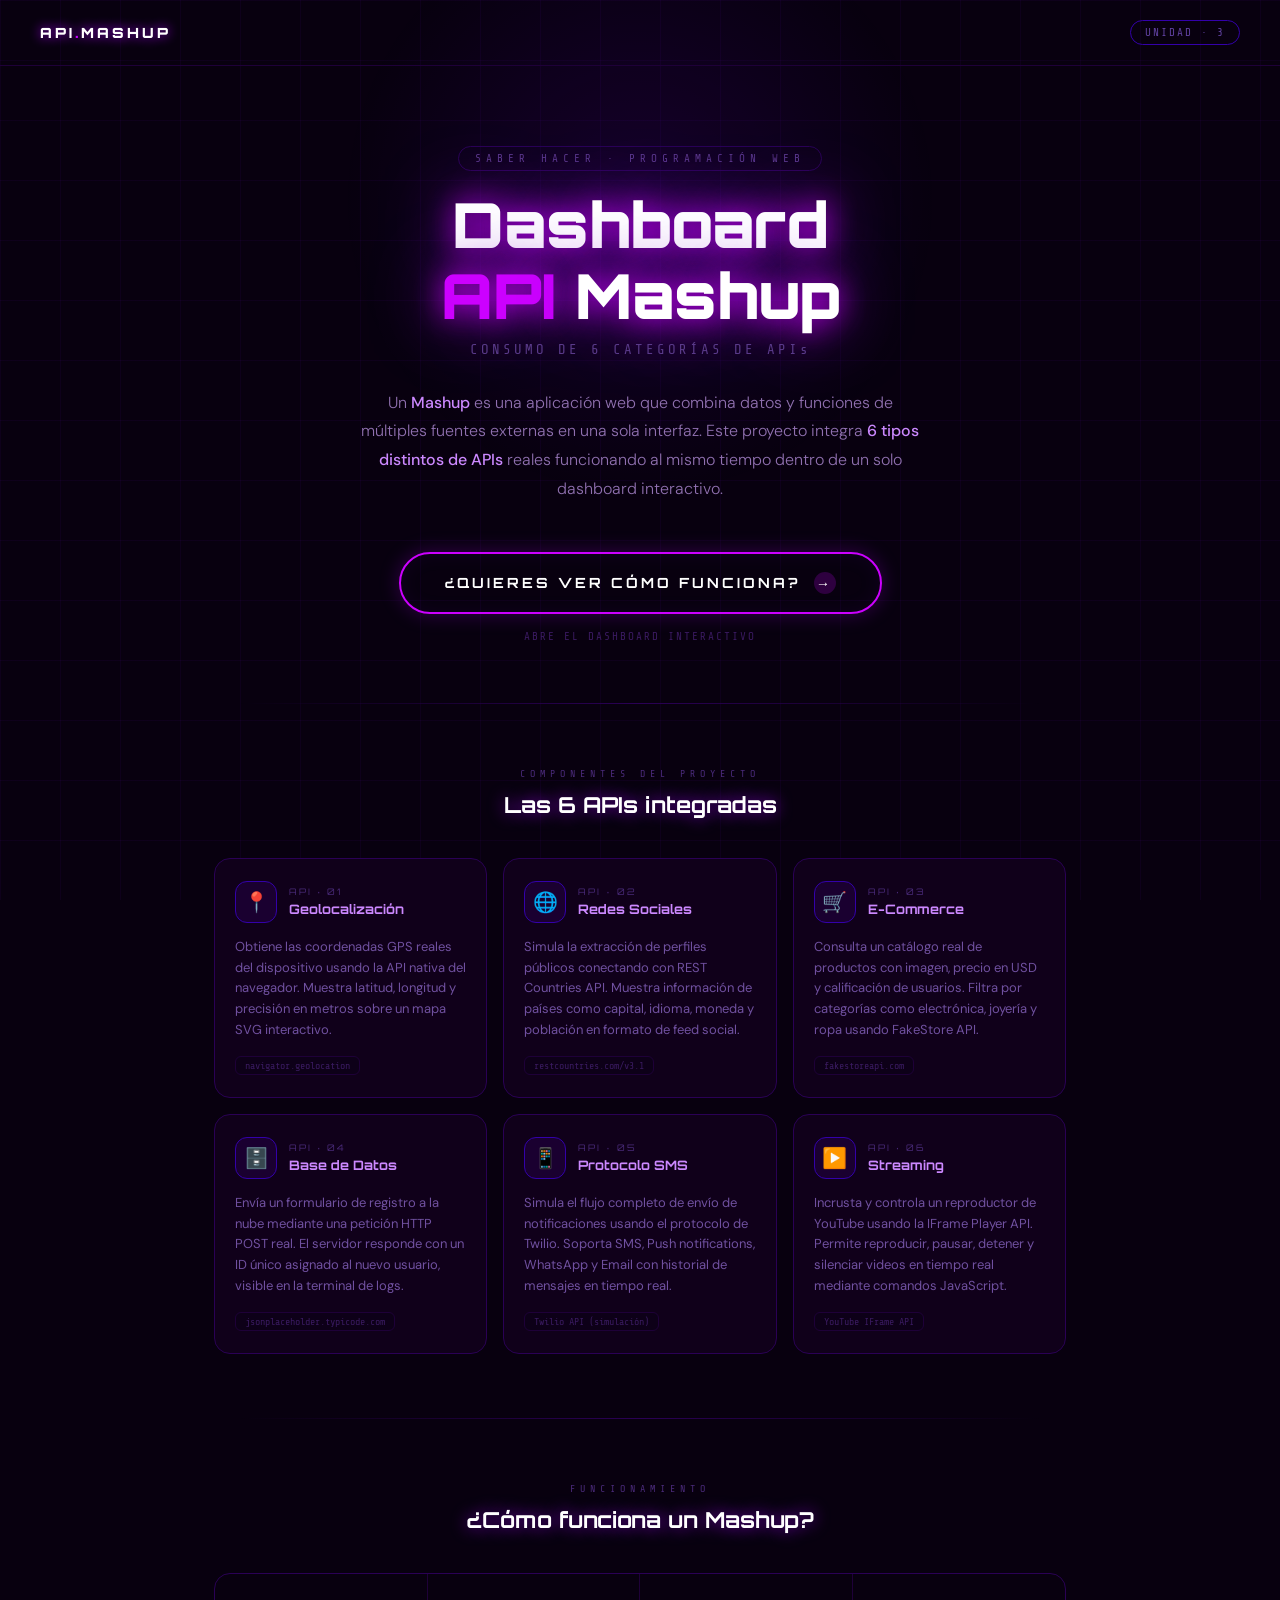
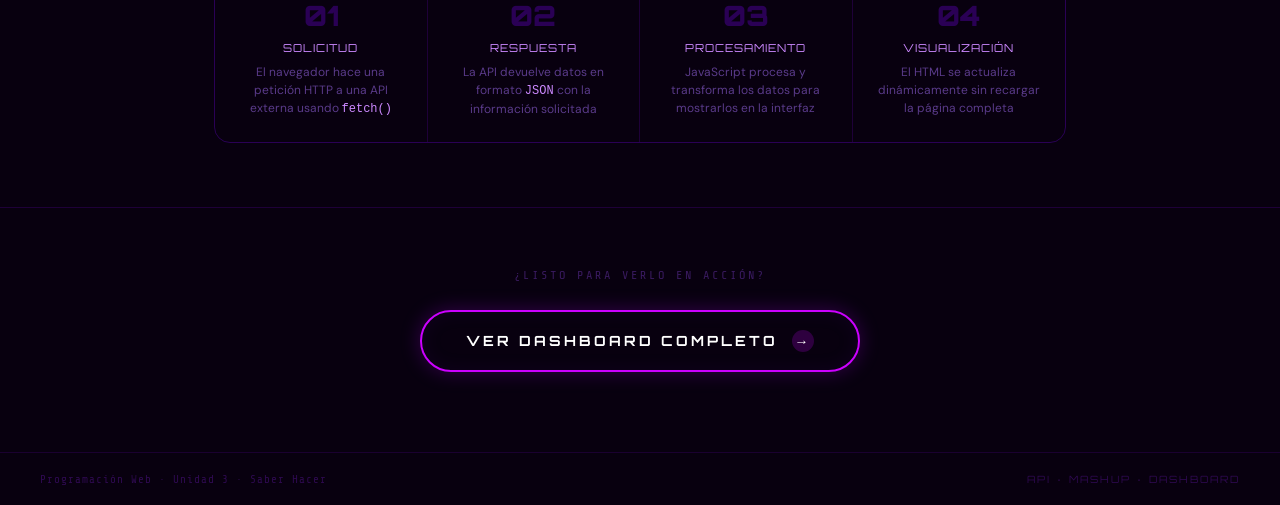
<file: index.html>
<!DOCTYPE html>
<html lang="es">
<head>
  <meta charset="UTF-8"/>
  <meta name="viewport" content="width=device-width, initial-scale=1.0"/>
  <title>API Mashup — Unidad 3</title>
    <link rel="stylesheet" href="styles/style.css"/>

</head>
<body>
<div class="bg-grid"></div>
<div class="bg-glow"></div>

<div class="page">

  <!-- HEADER -->
  <header>
    <div class="logo">API<span>.</span>MASHUP</div>
    <div class="header-badge">UNIDAD · 3</div>
  </header>

  <!-- HERO -->
  <section class="hero">
    <div class="hero-tag">SABER HACER · PROGRAMACIÓN WEB</div>
    <h1>Dashboard<br><span>API</span> Mashup</h1>
    <div class="hero-sub">CONSUMO DE 6 CATEGORÍAS DE APIs</div>
    <p class="hero-desc">
      Un <b>Mashup</b> es una aplicación web que combina datos y funciones
      de múltiples fuentes externas en una sola interfaz. Este proyecto integra
      <b>6 tipos distintos de APIs</b> reales funcionando al mismo tiempo
      dentro de un solo dashboard interactivo.
    </p>

    <div class="cta-wrap">
      <a class="cta-btn" href="dashboard.html">
        ¿QUIERES VER CÓMO FUNCIONA?
        <div class="cta-arrow">→</div>
      </a>
      <div class="cta-hint">ABRE EL DASHBOARD INTERACTIVO</div>
    </div>
  </section>

  <div class="divider"></div>

  <!-- API CARDS -->
  <section class="section">
    <div class="section-label">COMPONENTES DEL PROYECTO</div>
    <div class="section-title">Las 6 APIs integradas</div>
    <div class="apis-grid">

      <div class="api-card">
        <div class="api-card-top">
          <div class="api-icon">📍</div>
          <div>
            <div class="api-card-num">API · 01</div>
            <div class="api-card-name">Geolocalización</div>
          </div>
        </div>
        <div class="api-card-desc">
          Obtiene las coordenadas GPS reales del dispositivo usando la API nativa del navegador. Muestra latitud, longitud y precisión en metros sobre un mapa SVG interactivo.
        </div>
        <span class="api-card-tag">navigator.geolocation</span>
      </div>

      <div class="api-card">
        <div class="api-card-top">
          <div class="api-icon">🌐</div>
          <div>
            <div class="api-card-num">API · 02</div>
            <div class="api-card-name">Redes Sociales</div>
          </div>
        </div>
        <div class="api-card-desc">
          Simula la extracción de perfiles públicos conectando con REST Countries API. Muestra información de países como capital, idioma, moneda y población en formato de feed social.
        </div>
        <span class="api-card-tag">restcountries.com/v3.1</span>
      </div>

      <div class="api-card">
        <div class="api-card-top">
          <div class="api-icon">🛒</div>
          <div>
            <div class="api-card-num">API · 03</div>
            <div class="api-card-name">E-Commerce</div>
          </div>
        </div>
        <div class="api-card-desc">
          Consulta un catálogo real de productos con imagen, precio en USD y calificación de usuarios. Filtra por categorías como electrónica, joyería y ropa usando FakeStore API.
        </div>
        <span class="api-card-tag">fakestoreapi.com</span>
      </div>

      <div class="api-card">
        <div class="api-card-top">
          <div class="api-icon">🗄️</div>
          <div>
            <div class="api-card-num">API · 04</div>
            <div class="api-card-name">Base de Datos</div>
          </div>
        </div>
        <div class="api-card-desc">
          Envía un formulario de registro a la nube mediante una petición HTTP POST real. El servidor responde con un ID único asignado al nuevo usuario, visible en la terminal de logs.
        </div>
        <span class="api-card-tag">jsonplaceholder.typicode.com</span>
      </div>

      <div class="api-card">
        <div class="api-card-top">
          <div class="api-icon">📱</div>
          <div>
            <div class="api-card-num">API · 05</div>
            <div class="api-card-name">Protocolo SMS</div>
          </div>
        </div>
        <div class="api-card-desc">
          Simula el flujo completo de envío de notificaciones usando el protocolo de Twilio. Soporta SMS, Push notifications, WhatsApp y Email con historial de mensajes en tiempo real.
        </div>
        <span class="api-card-tag">Twilio API (simulación)</span>
      </div>

      <div class="api-card">
        <div class="api-card-top">
          <div class="api-icon">▶️</div>
          <div>
            <div class="api-card-num">API · 06</div>
            <div class="api-card-name">Streaming</div>
          </div>
        </div>
        <div class="api-card-desc">
          Incrusta y controla un reproductor de YouTube usando la IFrame Player API. Permite reproducir, pausar, detener y silenciar videos en tiempo real mediante comandos JavaScript.
        </div>
        <span class="api-card-tag">YouTube IFrame API</span>
      </div>

    </div>
  </section>

  <div class="divider"></div>

  <!-- HOW IT WORKS -->
  <section class="how-section" style="padding-top:64px">
    <div class="section-label">FUNCIONAMIENTO</div>
    <div class="section-title">¿Cómo funciona un Mashup?</div>
    <div class="steps">
      <div class="step">
        <div class="step-n">01</div>
        <div class="step-title">SOLICITUD</div>
        <div class="step-desc">El navegador hace una petición HTTP a una API externa usando <code style="color:#cc88ff">fetch()</code></div>
      </div>
      <div class="step">
        <div class="step-n">02</div>
        <div class="step-title">RESPUESTA</div>
        <div class="step-desc">La API devuelve datos en formato <code style="color:#cc88ff">JSON</code> con la información solicitada</div>
      </div>
      <div class="step">
        <div class="step-n">03</div>
        <div class="step-title">PROCESAMIENTO</div>
        <div class="step-desc">JavaScript procesa y transforma los datos para mostrarlos en la interfaz</div>
      </div>
      <div class="step">
        <div class="step-n">04</div>
        <div class="step-title">VISUALIZACIÓN</div>
        <div class="step-desc">El HTML se actualiza dinámicamente sin recargar la página completa</div>
      </div>
    </div>
  </section>

  <!-- FOOTER CTA -->
  <div class="footer-cta">
    <p>¿LISTO PARA VERLO EN ACCIÓN?</p>
    <a class="cta-btn" href="dashboard.html">
      VER DASHBOARD COMPLETO
      <div class="cta-arrow">→</div>
    </a>
  </div>

  <!-- FOOTER -->
  <footer>
    <div class="footer-left">Programación Web · Unidad 3 · Saber Hacer</div>
    <div class="footer-right">API · MASHUP · DASHBOARD</div>
  </footer>

</div>
</body>
</html>
</file>
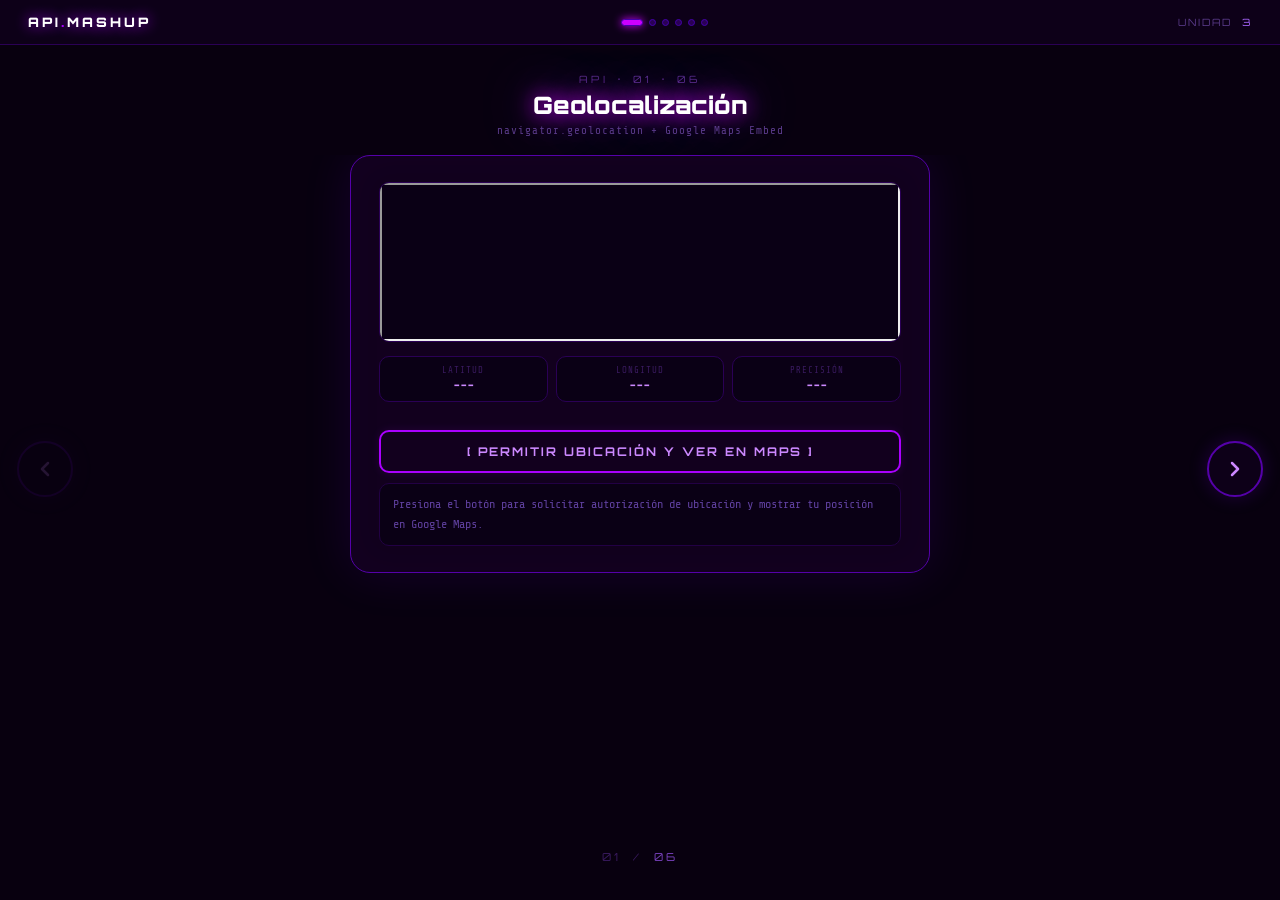
<file: dashboard.html>
<!DOCTYPE html>
<html lang="es">
<head>
  <meta charset="UTF-8" />
  <meta name="viewport" content="width=device-width, initial-scale=1.0" />
  <title>API Mashup — Unidad 3</title>
  <link rel="stylesheet" href="styles/style2.css" />
</head>
<body>

  <div class="topbar">
    <div class="logo">API<span>.</span>MASHUP</div>
    <div class="topbar-center" id="dots"></div>
    <div class="topbar-right">UNIDAD &nbsp;<span>3</span></div>
  </div>

  <div class="shop-wrap">

    <div class="arrow-side disabled" id="arr-l">
      <div class="arrow-btn" role="button" tabindex="0" aria-label="Anterior">
        <svg viewBox="0 0 24 24" aria-hidden="true">
          <polyline points="15 18 9 12 15 6"></polyline>
        </svg>
      </div>
    </div>

    <div class="carousel-area">

      <div class="api-meta">
        <div class="api-num" id="api-num">API · 01 · 06</div>
        <div class="api-title" id="api-title">Geolocalización</div>
        <div class="api-sub" id="api-sub">navigator.geolocation + Google Maps Embed</div>
      </div>

      <div class="track-outer" id="track-outer">
        <div class="track" id="track">

          <!-- Slide 1 -->
          <div class="slide">
            <div class="card">
              <div class="map-box">
                <iframe
                  id="geo-map"
                  src="https://maps.google.com/maps?q=25.4290,-100.9966&z=14&output=embed"
                  width="100%"
                  height="100%"
                  loading="lazy"
                  referrerpolicy="no-referrer-when-downgrade"
                  allowfullscreen
                  title="Mapa de geolocalización">
                </iframe>
              </div>

              <div class="coord-row">
                <div class="coord-box">
                  <div class="coord-lbl">LATITUD</div>
                  <div class="coord-val" id="lat-v">---</div>
                </div>
                <div class="coord-box">
                  <div class="coord-lbl">LONGITUD</div>
                  <div class="coord-val" id="lng-v">---</div>
                </div>
                <div class="coord-box">
                  <div class="coord-lbl">PRECISIÓN</div>
                  <div class="coord-val" id="acc-v">---</div>
                </div>
              </div>

              <button class="btn" id="btn-geo" type="button">[ PERMITIR UBICACIÓN Y VER EN MAPS ]</button>
              <div class="output" id="geo-out">
                Presiona el botón para solicitar autorización de ubicación y mostrar tu posición en Google Maps.
              </div>
            </div>
          </div>

          <!-- Slide 2 -->
          <div class="slide">
            <div class="card">
              <label>REDES SOCIALES</label>

              <div class="output">
                Accede rápidamente a distintas redes sociales desde este apartado.
              </div>

              <div class="social-box">
                <div class="social-links">

                  <a class="social-link instagram" href="https://www.instagram.com/" target="_blank" rel="noopener noreferrer">
                    <div class="social-icon">IG</div>
                    <div class="social-text">
                      <span class="social-name">INSTAGRAM</span>
                      <span class="social-sub">Abrir red social</span>
                    </div>
                  </a>

                  <a class="social-link telegram" href="https://web.telegram.org/" target="_blank" rel="noopener noreferrer">
                    <div class="social-icon">TG</div>
                    <div class="social-text">
                      <span class="social-name">TELEGRAM</span>
                      <span class="social-sub">Abrir mensajería</span>
                    </div>
                  </a>

                  <a class="social-link facebook" href="https://www.facebook.com/" target="_blank" rel="noopener noreferrer">
                    <div class="social-icon">FB</div>
                    <div class="social-text">
                      <span class="social-name">FACEBOOK</span>
                      <span class="social-sub">Abrir red social</span>
                    </div>
                  </a>

                  <a class="social-link x" href="https://x.com/" target="_blank" rel="noopener noreferrer">
                    <div class="social-icon">X</div>
                    <div class="social-text">
                      <span class="social-name">X / TWITTER</span>
                      <span class="social-sub">Abrir plataforma</span>
                    </div>
                  </a>

                </div>

                <div class="social-note">
                  SELECCIONA UNA PLATAFORMA PARA ABRIRLA EN UNA NUEVA PESTAÑA
                </div>
              </div>
            </div>
          </div>

          <!-- Slide 3 -->
          <div class="slide">
            <div class="card">
              <label for="shop-q">BUSCAR PRODUCTO REAL</label>

              <div class="search-row">
                <input id="shop-q" type="text" placeholder="Ej: laptop, iphone, audífonos..." />
                <button class="btn" id="btn-shop" type="button">BUSCAR</button>
              </div>

              <div id="shop-out" class="shop-results">
                <div class="loading">Escribe un producto y presiona BUSCAR</div>
              </div>
            </div>
          </div>

          <!-- Slide 4 -->
          <div class="slide">
            <div class="card">
              <div class="db-chips">
                <div class="db-chip">Endpoint<strong>POST /users</strong></div>
                <div class="db-chip">Host<strong>jsonplaceholder</strong></div>
                <div class="db-chip">Registros<strong id="reg-cnt">0</strong></div>
              </div>

              <label for="db-name">NOMBRE DE USUARIO</label>
              <input id="db-name" placeholder="ej: juan_perez" />

              <label for="db-email">CORREO ELECTRÓNICO</label>
              <input id="db-email" type="email" placeholder="ej: juan@email.com" />

              <label for="db-city">CIUDAD</label>
              <input id="db-city" placeholder="ej: Saltillo" />

              <div class="btn-row">
                <button class="btn" id="btn-db" type="button">[ REGISTRAR ]</button>
                <button class="btn-sec" id="btn-clear-log" type="button">LIMPIAR</button>
              </div>

              <div class="terminal" id="db-term">
                <span class="t-ok">&gt; Sistema listo...</span>
              </div>
            </div>
          </div>

          <!-- Slide 5 -->
          <div class="slide">
            <div class="card">
              <div class="sms-chips">
                <div class="sms-chip">Enviados<strong id="cnt-tot">0</strong></div>
                <div class="sms-chip">SMS<strong id="cnt-sms">0</strong></div>
                <div class="sms-chip">Push<strong id="cnt-psh">0</strong></div>
                <div class="sms-chip">Otros<strong id="cnt-oth">0</strong></div>
              </div>

              <label for="sms-to">NÚMERO DESTINO</label>
              <input id="sms-to" type="tel" placeholder="+52 844 000 0000" />

              <label for="sms-type">TIPO DE NOTIFICACIÓN</label>
              <select id="sms-type">
                <option value="SMS">📱 SMS</option>
                <option value="Push">🔔 Push notification</option>
                <option value="WhatsApp">💬 WhatsApp</option>
                <option value="Email">📧 Email</option>
              </select>

              <label for="sms-msg">MENSAJE</label>
              <textarea id="sms-msg" placeholder="Escribe tu mensaje...">Hola! Mensaje de prueba desde el Dashboard.</textarea>

              <button class="btn" id="btn-sms" type="button">[ ENVIAR NOTIFICACIÓN ]</button>
              <div id="sms-list" class="sms-list"></div>
            </div>
          </div>

          <!-- Slide 6 -->
          <div class="slide">
            <div class="card">
              <label for="yt-sel">SELECCIONA ROCK</label>
              <select id="yt-sel">
                <option value="fJ9rUzIMcZQ">Queen — Bohemian Rhapsody</option>
                <option value="eVTXPUF4Oz4">Linkin Park — Numb</option>
                <option value="YlUKcNNmywk">Red Hot Chili Peppers — Californication</option>
                <option value="hTWKbfoikeg">Nirvana — Smells Like Teen Spirit</option>
                <option value="ktvTqknDobU">Imagine Dragons — Radioactive</option>
              </select>

              <div class="vid-wrap">
                <iframe
                  id="yt-frame"
                  src="https://www.youtube.com/embed/fJ9rUzIMcZQ?rel=0&modestbranding=1"
                  title="Reproductor de música rock"
                  allow="accelerometer; autoplay; clipboard-write; encrypted-media; gyroscope; picture-in-picture"
                  allowfullscreen>
                </iframe>
              </div>

              <div class="vctrls">
                <button class="vctr" type="button" data-action="play">▶ PLAY</button>
                <button class="vctr" type="button" data-action="pause">⏸ PAUSA</button>
                <button class="vctr" type="button" data-action="reload">⏹ RECARGAR</button>
                <button class="vctr" type="button" data-action="mute">🔇 MUTE</button>
                <button class="vctr" type="button" data-action="unmute">🔊 VOL</button>
              </div>

              <div class="pl-list" id="pl-list"></div>
            </div>
          </div>

        </div>
      </div>

      <div class="counter" id="counter">01 &nbsp;/&nbsp; <span>06</span></div>
    </div>

    <div class="arrow-side" id="arr-r">
      <div class="arrow-btn" role="button" tabindex="0" aria-label="Siguiente">
        <svg viewBox="0 0 24 24" aria-hidden="true">
          <polyline points="9 18 15 12 9 6"></polyline>
        </svg>
      </div>
    </div>

  </div>

  <script>
    (() => {
      'use strict';

      const $ = (id) => document.getElementById(id);

      const elements = {
        track: $('track'),
        trackOuter: $('track-outer'),
        dots: $('dots'),
        apiNum: $('api-num'),
        apiTitle: $('api-title'),
        apiSub: $('api-sub'),
        counter: $('counter'),
        arrL: $('arr-l'),
        arrR: $('arr-r'),

        lat: $('lat-v'),
        lng: $('lng-v'),
        acc: $('acc-v'),
        geoOut: $('geo-out'),
        btnGeo: $('btn-geo'),
        geoMap: $('geo-map'),

        shopQ: $('shop-q'),
        shopOut: $('shop-out'),
        btnShop: $('btn-shop'),

        dbName: $('db-name'),
        dbEmail: $('db-email'),
        dbCity: $('db-city'),
        dbTerm: $('db-term'),
        regCnt: $('reg-cnt'),
        btnDb: $('btn-db'),
        btnClearLog: $('btn-clear-log'),

        smsTo: $('sms-to'),
        smsType: $('sms-type'),
        smsMsg: $('sms-msg'),
        smsList: $('sms-list'),
        cntTot: $('cnt-tot'),
        cntSms: $('cnt-sms'),
        cntPsh: $('cnt-psh'),
        cntOth: $('cnt-oth'),
        btnSms: $('btn-sms'),

        ytSel: $('yt-sel'),
        ytFrame: $('yt-frame'),
        plList: $('pl-list')
      };

      const carouselData = [
        ['API · 01 · 06', 'Geolocalización', 'navigator.geolocation + Google Maps Embed'],
        ['API · 02 · 06', 'Redes Sociales', 'Enlaces externos a plataformas sociales'],
        ['API · 03 · 06', 'E-Commerce', 'Búsqueda real en marketplaces'],
        ['API · 04 · 06', 'Base de Datos', 'JSONPlaceholder — POST /users en la nube'],
        ['API · 05 · 06', 'Comunicación SMS', 'Simulación Twilio — SMS / Push / WhatsApp'],
        ['API · 06 · 06', 'Streaming', 'YouTube Embed — Rock']
      ];

      const playlist = [
        { id: 'fJ9rUzIMcZQ', title: 'Queen — Bohemian Rhapsody' },
        { id: 'eVTXPUF4Oz4', title: 'Linkin Park — Numb' },
        { id: 'YlUKcNNmywk', title: 'Red Hot Chili Peppers — Californication' },
        { id: 'hTWKbfoikeg', title: 'Nirvana — Smells Like Teen Spirit' },
        { id: 'ktvTqknDobU', title: 'Imagine Dragons — Radioactive' }
      ];

      const state = {
        currentSlide: 0,
        totalSlides: carouselData.length,
        currentVideo: 0,
        currentMute: false,
        dbLogs: [],
        dbCount: 0,
        smsMessages: [],
        smsCounters: {
          total: 0,
          sms: 0,
          push: 0,
          other: 0
        }
      };

      function escapeHtml(text = '') {
        return String(text)
          .replaceAll('&', '&amp;')
          .replaceAll('<', '&lt;')
          .replaceAll('>', '&gt;')
          .replaceAll('"', '&quot;')
          .replaceAll("'", '&#39;');
      }

      function getTime() {
        const now = new Date();
        return [
          now.getHours().toString().padStart(2, '0'),
          now.getMinutes().toString().padStart(2, '0'),
          now.getSeconds().toString().padStart(2, '0')
        ].join(':');
      }

      function goToSlide(index) {
        if (index < 0 || index >= state.totalSlides) return;

        state.currentSlide = index;
        const [num, title, sub] = carouselData[index];

        elements.track.style.transform = `translateX(-${index * 100}%)`;
        elements.apiNum.textContent = num;
        elements.apiTitle.textContent = title;
        elements.apiSub.textContent = sub;
        elements.counter.innerHTML = `${String(index + 1).padStart(2, '0')} &nbsp;/&nbsp; <span>${String(state.totalSlides).padStart(2, '0')}</span>`;

        elements.arrL.classList.toggle('disabled', index === 0);
        elements.arrR.classList.toggle('disabled', index === state.totalSlides - 1);

        document.querySelectorAll('.dot').forEach((dot, i) => {
          dot.classList.toggle('active', i === index);
        });
      }

      function moveSlide(step) {
        goToSlide(state.currentSlide + step);
      }

      function buildDots() {
        elements.dots.innerHTML = '';

        carouselData.forEach((_, index) => {
          const dot = document.createElement('div');
          dot.className = index === 0 ? 'dot active' : 'dot';
          dot.addEventListener('click', () => goToSlide(index));
          elements.dots.appendChild(dot);
        });
      }

      function updateMap(lat, lng) {
        elements.geoMap.src = `https://maps.google.com/maps?q=${encodeURIComponent(lat)},${encodeURIComponent(lng)}&z=16&output=embed`;
      }

      async function checkGeoPermission() {
        if (!('permissions' in navigator) || !navigator.permissions.query) return;

        try {
          const result = await navigator.permissions.query({ name: 'geolocation' });
          if (result.state === 'granted') {
            elements.geoOut.innerHTML = '<span class="ok">✓ Permiso de ubicación ya concedido.</span>';
          } else if (result.state === 'denied') {
            elements.geoOut.innerHTML = '<span class="warn">⚠ El permiso de ubicación está bloqueado en el navegador.</span>';
          }
        } catch {}
      }

      function getGeo() {
        if (!window.isSecureContext) {
          elements.geoOut.innerHTML = '<span class="err">✗ La geolocalización real requiere HTTPS o localhost.</span>';
          return;
        }

        if (!navigator.geolocation) {
          elements.geoOut.innerHTML = '<span class="err">✗ Este navegador no soporta geolocalización.</span>';
          return;
        }

        elements.geoOut.innerHTML = '<span class="warn">⟳ Solicitando autorización de ubicación...</span>';

        navigator.geolocation.getCurrentPosition(
          (position) => {
            const lat = position.coords.latitude.toFixed(6);
            const lng = position.coords.longitude.toFixed(6);
            const acc = `${Math.round(position.coords.accuracy)} m`;

            elements.lat.textContent = lat;
            elements.lng.textContent = lng;
            elements.acc.textContent = acc;

            updateMap(lat, lng);

            elements.geoOut.innerHTML = `
              <span class="ok">✓ Permiso concedido.</span>
              Ubicación detectada correctamente.<br>
              Latitud: <b>${lat}</b> | Longitud: <b>${lng}</b> | Precisión: <b>${acc}</b>
            `;
          },
          (error) => {
            const errors = {
              1: 'Permiso denegado por el usuario.',
              2: 'La ubicación no está disponible.',
              3: 'Se agotó el tiempo de espera.'
            };

            const demoLat = '25.4290';
            const demoLng = '-100.9966';

            elements.lat.textContent = demoLat;
            elements.lng.textContent = demoLng;
            elements.acc.textContent = '~50 m';
            updateMap(demoLat, demoLng);

            elements.geoOut.innerHTML = `
              <span class="warn">⚠ ${errors[error.code] || 'Error desconocido.'}</span><br>
              Se mostró una ubicación de ejemplo: <b>Saltillo, Coahuila</b>.
            `;
          },
          {
            enableHighAccuracy: true,
            timeout: 10000,
            maximumAge: 0
          }
        );
      }

      function searchRealMarketplaces() {
        const query = elements.shopQ.value.trim();

        if (!query) {
          elements.shopOut.innerHTML = '<div class="loading"><span class="err">✗ Escribe un producto para buscar.</span></div>';
          return;
        }

        const safeQuery = escapeHtml(query);
        const encoded = encodeURIComponent(query);

        const mercadoLibreUrl = `https://listado.mercadolibre.com.mx/${encoded}`;
        const amazonUrl = `https://www.amazon.com.mx/s?k=${encoded}`;

        elements.shopOut.innerHTML = `
          <div class="shop-panel">
            <div class="shop-head">
              <div class="shop-title">BÚSQUEDA REAL DE PRODUCTO</div>
              <div class="shop-badge">LIVE SEARCH</div>
            </div>

            <div class="shop-text">
              Se preparó una búsqueda real para: <span class="shop-keyword"><b>${safeQuery}</b></span>
            </div>

            <div class="shop-links">
              <a class="shop-link ml" href="${mercadoLibreUrl}" target="_blank" rel="noopener noreferrer">
                VER EN MERCADO LIBRE
              </a>

              <a class="shop-link az" href="${amazonUrl}" target="_blank" rel="noopener noreferrer">
                VER EN AMAZON MX
              </a>
            </div>

            <div class="shop-preview">
              <strong>VISTA PREVIA DEL RESULTADO</strong>
              <div class="shop-text">
                Esta búsqueda abrirá resultados reales del marketplace usando tu palabra clave.
                Ejemplo actual: <b>${safeQuery}</b>
              </div>
            </div>

            <div class="shop-mini">
              Este módulo lanza una búsqueda real del producto en marketplaces externos.
            </div>
          </div>
        `;
      }

      function renderDbLog() {
        elements.dbTerm.innerHTML = state.dbLogs.join('<br>');
        elements.dbTerm.scrollTop = elements.dbTerm.scrollHeight;
      }

      function addDbLog(message, className) {
        state.dbLogs.push(`<span class="t-ts">[${getTime()}]</span> <span class="${className}">${escapeHtml(message)}</span>`);
        if (state.dbLogs.length > 15) state.dbLogs.shift();
        renderDbLog();
      }

      async function sendDb() {
        const name = elements.dbName.value.trim();
        const email = elements.dbEmail.value.trim();
        const city = elements.dbCity.value.trim();

        if (!name || !email) {
          addDbLog('ERROR: nombre y email requeridos.', 't-err');
          return;
        }

        addDbLog(`POST /users → ${name} <${email}>`, 't-send');

        try {
          const response = await fetch('https://jsonplaceholder.typicode.com/users', {
            method: 'POST',
            headers: { 'Content-Type': 'application/json' },
            body: JSON.stringify({
              name,
              username: name.replace(/\s+/g, '_').toLowerCase(),
              email,
              address: { city: city || 'N/A' }
            })
          });

          const data = await response.json();

          if (!response.ok) throw new Error('Error al registrar');

          state.dbCount += 1;
          elements.regCnt.textContent = state.dbCount;

          addDbLog(`HTTP 201 Created ✓ — ID: #${data.id}`, 't-ok');
          addDbLog(`Ciudad: ${city || 'no especificada'}`, 't-ok');
        } catch {
          addDbLog('ERROR: fallo de conexión.', 't-err');
        }
      }

      function clearLog() {
        state.dbLogs = ['<span class="t-ok">&gt; Log limpiado.</span>'];
        renderDbLog();
      }

      function renderSmsList() {
        const icons = {
          SMS: '📱',
          Push: '🔔',
          WhatsApp: '💬',
          Email: '📧'
        };

        elements.smsList.innerHTML = state.smsMessages.map((item) => `
          <div class="sms-item">
            <div class="sms-head">
              <span class="sms-to">${escapeHtml(item.to)}</span>
              <span class="sms-ts">${escapeHtml(item.time)} ✓</span>
            </div>
            <div class="sms-tp">${icons[item.type] || '📨'} ${escapeHtml(item.type)}</div>
            <div class="sms-body">${escapeHtml(item.message)}</div>
          </div>
        `).join('');
      }

      function renderSmsCounters() {
        elements.cntTot.textContent = state.smsCounters.total;
        elements.cntSms.textContent = state.smsCounters.sms;
        elements.cntPsh.textContent = state.smsCounters.push;
        elements.cntOth.textContent = state.smsCounters.other;
      }

      function sendSMS() {
        const to = elements.smsTo.value.trim();
        const type = elements.smsType.value;
        const message = elements.smsMsg.value.trim();

        if (!to || !message) {
          alert('Completa el número y mensaje.');
          return;
        }

        const now = new Date();
        const time = `${String(now.getHours()).padStart(2, '0')}:${String(now.getMinutes()).padStart(2, '0')}`;

        state.smsMessages.unshift({
          to,
          type,
          message: message.length > 70 ? `${message.slice(0, 70)}...` : message,
          time
        });

        if (state.smsMessages.length > 4) state.smsMessages.pop();

        state.smsCounters.total += 1;

        if (type === 'SMS') {
          state.smsCounters.sms += 1;
        } else if (type === 'Push') {
          state.smsCounters.push += 1;
        } else {
          state.smsCounters.other += 1;
        }

        renderSmsCounters();
        renderSmsList();
        elements.smsMsg.value = '';
      }

      function renderPlaylist() {
        elements.plList.innerHTML = playlist.map((video, index) => {
          const isActive = index === state.currentVideo;

          return `
            <div class="pl-item${isActive ? ' active' : ''}" data-index="${index}">
              <span class="pl-n">${String(index + 1).padStart(2, '0')}</span>
              <span class="pl-t">${escapeHtml(video.title)}</span>
              ${isActive ? '<span class="pl-live">▶</span>' : ''}
            </div>
          `;
        }).join('');
      }

      function buildVideoUrl(videoId, options = {}) {
        const params = new URLSearchParams({
          rel: '0',
          modestbranding: '1'
        });

        if (options.autoplay) params.set('autoplay', '1');
        if (options.mute) params.set('mute', '1');

        return `https://www.youtube.com/embed/${videoId}?${params.toString()}`;
      }

      function setVideo(index, autoplay = false) {
        if (index < 0 || index >= playlist.length) return;

        state.currentVideo = index;
        elements.ytSel.selectedIndex = index;
        elements.ytFrame.src = buildVideoUrl(playlist[index].id, {
          autoplay,
          mute: state.currentMute
        });

        renderPlaylist();
      }

      function handleVideoAction(action) {
        const currentId = playlist[state.currentVideo].id;

        switch (action) {
          case 'play':
            elements.ytFrame.src = buildVideoUrl(currentId, {
              autoplay: true,
              mute: state.currentMute
            });
            break;
          case 'pause':
            elements.ytFrame.src = buildVideoUrl(currentId, {
              autoplay: false,
              mute: state.currentMute
            });
            break;
          case 'reload':
            elements.ytFrame.src = buildVideoUrl(currentId, {
              autoplay: false,
              mute: state.currentMute
            });
            break;
          case 'mute':
            state.currentMute = true;
            elements.ytFrame.src = buildVideoUrl(currentId, {
              autoplay: true,
              mute: true
            });
            break;
          case 'unmute':
            state.currentMute = false;
            elements.ytFrame.src = buildVideoUrl(currentId, {
              autoplay: true,
              mute: false
            });
            break;
        }
      }

      function bindCarouselEvents() {
        elements.arrL.addEventListener('click', () => moveSlide(-1));
        elements.arrR.addEventListener('click', () => moveSlide(1));

        document.addEventListener('keydown', (event) => {
          if (event.key === 'ArrowLeft') moveSlide(-1);
          if (event.key === 'ArrowRight') moveSlide(1);
        });

        let touchStartX = 0;

        elements.trackOuter.addEventListener('touchstart', (event) => {
          touchStartX = event.touches[0].clientX;
        }, { passive: true });

        elements.trackOuter.addEventListener('touchend', (event) => {
          const diffX = event.changedTouches[0].clientX - touchStartX;
          if (Math.abs(diffX) > 50) moveSlide(diffX < 0 ? 1 : -1);
        }, { passive: true });
      }

      function bindEvents() {
        elements.btnGeo.addEventListener('click', getGeo);
        elements.btnShop.addEventListener('click', searchRealMarketplaces);
        elements.btnDb.addEventListener('click', sendDb);
        elements.btnClearLog.addEventListener('click', clearLog);
        elements.btnSms.addEventListener('click', sendSMS);

        elements.shopQ.addEventListener('keydown', (event) => {
          if (event.key === 'Enter') searchRealMarketplaces();
        });

        elements.ytSel.addEventListener('change', () => {
          setVideo(elements.ytSel.selectedIndex);
        });

        document.querySelectorAll('.vctr').forEach((button) => {
          button.addEventListener('click', () => {
            handleVideoAction(button.dataset.action);
          });
        });

        elements.plList.addEventListener('click', (event) => {
          const item = event.target.closest('.pl-item');
          if (!item) return;
          const index = Number(item.dataset.index);
          setVideo(index, true);
        });
      }

      function init() {
        buildDots();
        bindCarouselEvents();
        bindEvents();
        goToSlide(0);
        renderPlaylist();
        renderSmsCounters();
        checkGeoPermission();
      }

      init();
    })();
  </script>
</body>
</html>
</file>
<file: styles/style.css>
@import url('https://fonts.googleapis.com/css2?family=Orbitron:wght@400;700;900&family=Share+Tech+Mono&family=DM+Sans:wght@300;400;500&display=swap');

    * { box-sizing: border-box; margin: 0; padding: 0; }

    body {
      font-family: 'DM Sans', sans-serif;
      background: #08000f;
      color: #e0d0ff;
      min-height: 100vh;
      overflow-x: hidden;
    }

    /* ── FONDO ANIMADO ── */
    .bg-grid {
      position: fixed;
      inset: 0;
      background-image:
        linear-gradient(rgba(100,0,200,0.07) 1px, transparent 1px),
        linear-gradient(90deg, rgba(100,0,200,0.07) 1px, transparent 1px);
      background-size: 60px 60px;
      z-index: 0;
      pointer-events: none;
    }
    .bg-glow {
      position: fixed;
      width: 600px; height: 600px;
      border-radius: 50%;
      background: radial-gradient(circle, rgba(120,0,255,0.12) 0%, transparent 70%);
      top: -100px; left: 50%;
      transform: translateX(-50%);
      z-index: 0;
      pointer-events: none;
      animation: pulse 4s ease-in-out infinite;
    }
    @keyframes pulse {
      0%,100% { opacity: 0.6; transform: translateX(-50%) scale(1); }
      50%      { opacity: 1;   transform: translateX(-50%) scale(1.1); }
    }

    /* ── LAYOUT ── */
    .page { position: relative; z-index: 1; }

    /* ── HEADER ── */
    header {
      display: flex;
      align-items: center;
      justify-content: space-between;
      padding: 20px 40px;
      border-bottom: 1px solid #1e0038;
    }
    .logo {
      font-family: 'Orbitron', monospace;
      font-size: 14px;
      font-weight: 900;
      color: #fff;
      text-shadow: 0 0 12px #aa00ff;
      letter-spacing: 3px;
    }
    .logo span { color: #cc00ff; }
    .header-badge {
      font-family: 'Share Tech Mono', monospace;
      font-size: 11px;
      padding: 5px 14px;
      border: 1px solid #3300aa;
      border-radius: 20px;
      color: #6040a0;
      letter-spacing: 2px;
    }

    /* ── HERO ── */
    .hero {
      text-align: center;
      padding: 80px 24px 60px;
    }
    .hero-tag {
      font-family: 'Share Tech Mono', monospace;
      font-size: 11px;
      letter-spacing: 5px;
      color: #5a3a8a;
      margin-bottom: 18px;
      display: inline-block;
      border: 1px solid #2a0055;
      padding: 5px 16px;
      border-radius: 20px;
    }
    .hero h1 {
      font-family: 'Orbitron', monospace;
      font-size: clamp(32px, 6vw, 62px);
      font-weight: 900;
      color: #fff;
      text-shadow: 0 0 30px #cc00ff, 0 0 70px #7700bb;
      line-height: 1.15;
      margin-bottom: 10px;
    }
    .hero h1 span { color: #cc00ff; }
    .hero-sub {
      font-family: 'Share Tech Mono', monospace;
      font-size: 14px;
      color: #5a3a8a;
      letter-spacing: 3px;
      margin-bottom: 32px;
    }
    .hero-desc {
      font-size: 16px;
      color: #9070b0;
      line-height: 1.8;
      max-width: 560px;
      margin: 0 auto 48px;
      font-weight: 300;
    }
    .hero-desc b { color: #cc88ff; font-weight: 500; }

    /* ── CTA BUTTON ── */
    .cta-wrap {
      display: flex;
      flex-direction: column;
      align-items: center;
      gap: 16px;
    }
    .cta-btn {
      display: inline-flex;
      align-items: center;
      gap: 14px;
      padding: 18px 44px;
      font-family: 'Orbitron', monospace;
      font-size: 14px;
      font-weight: 700;
      letter-spacing: 3px;
      color: #fff;
      background: transparent;
      border: 2px solid #cc00ff;
      border-radius: 60px;
      cursor: pointer;
      text-decoration: none;
      transition: all 0.25s;
      box-shadow: 0 0 20px rgba(180,0,255,0.25), inset 0 0 20px rgba(120,0,200,0.08);
      position: relative;
      overflow: hidden;
    }
    .cta-btn::before {
      content: '';
      position: absolute;
      inset: 0;
      background: linear-gradient(135deg, rgba(150,0,255,0.15), rgba(60,0,150,0.08));
      opacity: 0;
      transition: opacity 0.25s;
    }
    .cta-btn:hover::before { opacity: 1; }
    .cta-btn:hover {
      box-shadow: 0 0 40px rgba(200,0,255,0.55), inset 0 0 30px rgba(120,0,200,0.15);
      transform: translateY(-2px);
    }
    .cta-btn:active { transform: translateY(0) scale(0.98); }
    .cta-arrow {
      width: 22px; height: 22px;
      background: rgba(200,0,255,0.2);
      border-radius: 50%;
      display: flex; align-items: center; justify-content: center;
      font-size: 14px;
      transition: transform 0.2s;
    }
    .cta-btn:hover .cta-arrow { transform: translateX(4px); }
    .cta-hint {
      font-family: 'Share Tech Mono', monospace;
      font-size: 11px;
      color: #3a1a60;
      letter-spacing: 2px;
    }

    /* ── DIVIDER ── */
    .divider {
      width: 100%;
      height: 1px;
      background: linear-gradient(90deg, transparent, #2a0055, transparent);
      margin: 0 auto;
      max-width: 800px;
    }

    /* ── API CARDS GRID ── */
    .section {
      padding: 64px 24px;
      max-width: 900px;
      margin: 0 auto;
    }
    .section-label {
      font-family: 'Share Tech Mono', monospace;
      font-size: 10px;
      letter-spacing: 5px;
      color: #4a2a7a;
      text-align: center;
      margin-bottom: 12px;
    }
    .section-title {
      font-family: 'Orbitron', monospace;
      font-size: 22px;
      font-weight: 700;
      color: #fff;
      text-align: center;
      margin-bottom: 40px;
      text-shadow: 0 0 16px #7700bb;
    }

    .apis-grid {
      display: grid;
      grid-template-columns: repeat(auto-fit, minmax(250px, 1fr));
      gap: 16px;
    }

    .api-card {
      background: #10001a;
      border: 1px solid #2a0055;
      border-radius: 16px;
      padding: 22px 20px;
      transition: all 0.25s;
      cursor: default;
    }
    .api-card:hover {
      border-color: #6600cc;
      box-shadow: 0 0 24px rgba(100,0,200,0.2);
      transform: translateY(-3px);
    }
    .api-card-top {
      display: flex;
      align-items: center;
      gap: 12px;
      margin-bottom: 14px;
    }
    .api-icon {
      width: 42px; height: 42px;
      border-radius: 12px;
      display: flex; align-items: center; justify-content: center;
      font-size: 20px;
      background: #1a0030;
      border: 1px solid #3300aa;
      flex-shrink: 0;
    }
    .api-card-num {
      font-family: 'Orbitron', monospace;
      font-size: 9px;
      color: #4a2a7a;
      letter-spacing: 2px;
      margin-bottom: 3px;
    }
    .api-card-name {
      font-family: 'Orbitron', monospace;
      font-size: 13px;
      font-weight: 700;
      color: #cc88ff;
    }
    .api-card-desc {
      font-size: 13px;
      color: #7050a0;
      line-height: 1.6;
      margin-bottom: 12px;
    }
    .api-card-tag {
      font-family: 'Share Tech Mono', monospace;
      font-size: 10px;
      color: #3a1a60;
      background: #0d0018;
      border: 1px solid #1e0038;
      border-radius: 6px;
      padding: 3px 9px;
      display: inline-block;
    }

    /* ── HOW IT WORKS ── */
    .how-section {
      padding: 0 24px 64px;
      max-width: 900px;
      margin: 0 auto;
    }
    .steps {
      display: grid;
      grid-template-columns: repeat(auto-fit, minmax(200px, 1fr));
      gap: 0;
      border: 1px solid #2a0055;
      border-radius: 16px;
      overflow: hidden;
    }
    .step {
      padding: 24px 20px;
      border-right: 1px solid #1e0038;
      text-align: center;
    }
    .step:last-child { border-right: none; }
    .step-n {
      font-family: 'Orbitron', monospace;
      font-size: 28px;
      font-weight: 900;
      color: #2a0055;
      margin-bottom: 8px;
    }
    .step-title {
      font-family: 'Orbitron', monospace;
      font-size: 11px;
      color: #cc88ff;
      margin-bottom: 8px;
      letter-spacing: 1px;
    }
    .step-desc { font-size: 12px; color: #5a3a8a; line-height: 1.5; }

    /* ── FOOTER CTA ── */
    .footer-cta {
      text-align: center;
      padding: 60px 24px 80px;
      border-top: 1px solid #1e0038;
    }
    .footer-cta p {
      font-family: 'Share Tech Mono', monospace;
      font-size: 12px;
      color: #3a1a60;
      letter-spacing: 3px;
      margin-bottom: 28px;
    }

    /* ── FOOTER ── */
    footer {
      padding: 20px 40px;
      border-top: 1px solid #1a0030;
      display: flex;
      align-items: center;
      justify-content: space-between;
    }
    .footer-left {
      font-family: 'Share Tech Mono', monospace;
      font-size: 11px;
      color: #2e0950;
      letter-spacing: 1px;
    }
    .footer-right {
      font-family: 'Orbitron', monospace;
      font-size: 10px;
      color: #2e0950;
      letter-spacing: 2px;
    }

    @media (max-width: 600px) {
      header { padding: 16px 20px; }
      .hero { padding: 50px 20px 40px; }
      .steps { grid-template-columns: 1fr 1fr; }
      .step { border-bottom: 1px solid #1e0038; }
      footer { flex-direction: column; gap: 8px; text-align: center; }
    }
</file>
<file: styles/style2.css>
@import url('https://fonts.googleapis.com/css2?family=Orbitron:wght@400;700;900&family=Share+Tech+Mono&display=swap');

    * { box-sizing: border-box; margin: 0; padding: 0; }

    body {
      font-family: 'Share Tech Mono', monospace;
      background: #08000f;
      color: #e0d0ff;
      min-height: 100vh;
      overflow-x: hidden;
    }

    /* ── TOP BAR ── */
    .topbar {
      display: flex;
      align-items: center;
      justify-content: space-between;
      padding: 14px 28px;
      background: #0d0018;
      border-bottom: 1px solid #2a0055;
      position: sticky;
      top: 0;
      z-index: 100;
    }
    .logo {
      font-family: 'Orbitron', monospace;
      font-size: 13px;
      font-weight: 900;
      color: #fff;
      text-shadow: 0 0 14px #aa00ff;
      letter-spacing: 3px;
    }
    .logo span { color: #aa00ff; }
    .topbar-center {
      display: flex;
      gap: 6px;
      align-items: center;
    }
    .dot {
      width: 7px; height: 7px;
      border-radius: 50%;
      background: #2a0055;
      border: 1px solid #4400aa;
      cursor: pointer;
      transition: all 0.25s;
    }
    .dot.active {
      background: #cc00ff;
      box-shadow: 0 0 8px #cc00ff;
      width: 22px;
      border-radius: 4px;
    }
    .topbar-right {
      font-family: 'Orbitron', monospace;
      font-size: 10px;
      color: #5a3a8a;
      letter-spacing: 2px;
    }
    .topbar-right span { color: #aa66ff; }

    /* ── SHOP LAYOUT ── */
    .shop-wrap {
      display: flex;
      align-items: stretch;
      min-height: calc(100vh - 53px);
      position: relative;
    }

    /* ── SIDE ARROWS ── */
    .arrow-side {
      width: 90px;
      flex-shrink: 0;
      display: flex;
      align-items: center;
      justify-content: center;
      cursor: pointer;
      transition: background 0.2s;
      position: relative;
      z-index: 10;
      user-select: none;
    }
    .arrow-side:hover { background: rgba(120,0,220,0.08); }
    .arrow-side.disabled { pointer-events: none; opacity: 0.15; }

    .arrow-btn {
      width: 56px;
      height: 56px;
      border-radius: 50%;
      background: #0d0018;
      border: 2px solid #5500aa;
      display: flex;
      align-items: center;
      justify-content: center;
      transition: all 0.2s;
      box-shadow: 0 0 18px rgba(100,0,200,0.25);
    }
    .arrow-side:hover .arrow-btn {
      border-color: #cc00ff;
      box-shadow: 0 0 28px rgba(180,0,255,0.55);
      transform: scale(1.1);
    }
    .arrow-btn svg {
      width: 24px; height: 24px;
      stroke: #cc88ff;
      fill: none;
      stroke-width: 2.5;
      stroke-linecap: round;
      stroke-linejoin: round;
    }

    /* ── CAROUSEL AREA ── */
    .carousel-area {
      flex: 1;
      display: flex;
      flex-direction: column;
      overflow: hidden;
      padding: 28px 0;
    }

    /* API LABEL */
    .api-meta {
      text-align: center;
      margin-bottom: 18px;
    }
    .api-num {
      font-family: 'Orbitron', monospace;
      font-size: 10px;
      letter-spacing: 4px;
      color: #5a3a8a;
      margin-bottom: 5px;
    }
    .api-title {
      font-family: 'Orbitron', monospace;
      font-size: 24px;
      font-weight: 900;
      color: #fff;
      text-shadow: 0 0 20px #cc00ff, 0 0 50px #7700bb;
    }
    .api-sub {
      font-size: 11px;
      color: #5a3a8a;
      margin-top: 4px;
      letter-spacing: 1px;
    }

    /* SLIDE TRACK */
    .track-outer { overflow: hidden; flex: 1; }
    .track {
      display: flex;
      height: 100%;
      transition: transform 0.42s cubic-bezier(0.25, 0.46, 0.45, 0.94);
    }
    .slide {
      min-width: 100%;
      height: 100%;
      display: flex;
      align-items: flex-start;
      justify-content: center;
      padding: 0 10px;
    }

    /* CARD */
    .card {
      background: #12001e;
      border: 1px solid #5500aa;
      border-radius: 20px;
      padding: 26px 28px;
      width: 100%;
      max-width: 580px;
      box-shadow: 0 0 50px rgba(120,0,255,0.12), inset 0 0 40px rgba(80,0,140,0.04);
    }

    /* COUNTER */
    .counter {
      text-align: center;
      margin-top: 16px;
      font-family: 'Orbitron', monospace;
      font-size: 11px;
      color: #3a1a60;
      letter-spacing: 3px;
    }
    .counter span { color: #7740bb; }

    /* ── FORM ELEMENTS ── */
    label {
      font-size: 10px; letter-spacing: 2px; color: #6040a0;
      display: block; margin-bottom: 5px; margin-top: 12px;
    }
    label:first-of-type { margin-top: 0; }

    input, select, textarea {
      width: 100%; padding: 9px 13px;
      font-family: 'Share Tech Mono', monospace;
      font-size: 13px;
      background: #0d0018;
      border: 1px solid #3300aa;
      border-radius: 10px;
      color: #cc88ff;
      outline: none;
      transition: border-color 0.2s;
    }
    input:focus, select:focus, textarea:focus {
      border-color: #aa00ff;
      box-shadow: 0 0 10px rgba(170,0,255,0.2);
    }
    input::placeholder, textarea::placeholder { color: #2e0950; }
    textarea { resize: none; height: 58px; line-height: 1.5; }
    select { cursor: pointer; }

    .btn {
      width: 100%; padding: 12px;
      font-family: 'Orbitron', monospace;
      font-size: 12px; font-weight: 700; letter-spacing: 2px;
      background: transparent;
      border: 2px solid #aa00ff;
      border-radius: 10px;
      color: #cc88ff; cursor: pointer;
      transition: all 0.2s;
      margin-top: 14px;
      box-shadow: 0 0 10px rgba(170,0,255,0.12);
    }
    .btn:hover {
      background: rgba(170,0,255,0.1);
      box-shadow: 0 0 24px rgba(170,0,255,0.4);
      color: #fff;
    }
    .btn-row { display: flex; gap: 10px; margin-top: 14px; }
    .btn-row .btn { margin-top: 0; }
    .btn-sec {
      padding: 12px 16px;
      font-family: 'Orbitron', monospace; font-size: 11px; font-weight: 700;
      background: transparent; border: 1px solid #220044;
      border-radius: 10px; color: #3a1a60; cursor: pointer;
      transition: all 0.2s; white-space: nowrap;
    }
    .btn-sec:hover { border-color: #4400aa; color: #7744cc; }

    /* ── OUTPUTS ── */
    .output {
      font-size: 12px; padding: 10px 13px;
      background: #0a0015; border: 1px solid #220044;
      border-radius: 10px; color: #6040a0;
      line-height: 1.7; min-height: 40px; margin-top: 10px;
    }
    .terminal {
      background: #050010; border: 1px solid #1e0038;
      border-radius: 10px; padding: 10px 13px;
      height: 120px; overflow-y: auto;
      font-size: 11px; line-height: 1.8; margin-top: 10px;
    }
    .terminal::-webkit-scrollbar { width: 3px; }
    .terminal::-webkit-scrollbar-thumb { background: #3300aa; border-radius: 3px; }

    .ok   { color: #55ffbb; }
    .err  { color: #ff3366; }
    .warn { color: #ffcc00; }
    .t-ts   { color: #2e0950; }
    .t-send { color: #9977ff; }
    .t-ok   { color: #55ffbb; }
    .t-err  { color: #ff3366; }
    b { color: #cc88ff; }

    /* ── GEO ── */
    .map-box {
      width: 100%; height: 160px;
      background: #0a0015; border: 1px solid #2a0055;
      border-radius: 10px; overflow: hidden; margin-bottom: 14px;
    }
    .map-box svg { width: 100%; height: 100%; }
    .coord-row { display: grid; grid-template-columns: 1fr 1fr 1fr; gap: 8px; margin-bottom: 14px; }
    .coord-box { background: #0a0015; border: 1px solid #2a0055; border-radius: 10px; padding: 8px; text-align: center; }
    .coord-lbl { font-size: 9px; color: #3a1a60; letter-spacing: 1px; margin-bottom: 3px; }
    .coord-val { font-size: 13px; color: #cc88ff; font-weight: bold; }

    /* ── SOCIAL ── */
    .posts { display: flex; flex-direction: column; gap: 9px; margin-top: 10px; }
    .post { background: #0a0015; border: 1px solid #220044; border-radius: 10px; padding: 11px 13px; }
    .post-user { font-family: 'Orbitron', monospace; font-size: 11px; color: #cc88ff; font-weight: 700; margin-bottom: 2px; }
    .post-handle { font-size: 10px; color: #3a1a60; margin-bottom: 6px; }
    .post-text { font-size: 12px; color: #8060b0; line-height: 1.5; }
    .post-meta { display: flex; gap: 14px; margin-top: 7px; font-size: 10px; color: #3a1a60; }
    .mv { color: #aa66ff; font-weight: bold; }

    /* ── ECOMMERCE ── */
    .products { display: flex; flex-direction: column; gap: 9px; margin-top: 10px; }
    .product { background: #0a0015; border: 1px solid #220044; border-radius: 10px; padding: 11px; display: flex; gap: 12px; align-items: flex-start; }
    .img-wrap { width: 58px; height: 58px; flex-shrink: 0; background: #160028; border: 1px solid #2a0055; border-radius: 8px; display: flex; align-items: center; justify-content: center; overflow: hidden; }
    .img-wrap img { width: 50px; height: 50px; object-fit: contain; }
    .prod-name  { font-size: 11px; color: #c0a0e0; line-height: 1.4; margin-bottom: 4px; }
    .prod-cat   { font-size: 9px; color: #3a1a60; letter-spacing: 1px; margin-bottom: 5px; }
    .prod-price { font-family: 'Orbitron', monospace; font-size: 15px; color: #cc88ff; text-shadow: 0 0 8px #aa00ff; }
    .prod-rat   { font-size: 10px; color: #3a1a60; margin-top: 3px; }
    .stars { color: #ffcc00; }

    /* ── DB ── */
    .db-chips { display: flex; gap: 8px; margin-bottom: 14px; }
    .db-chip { flex: 1; background: #0a0015; border: 1px solid #1a0033; border-radius: 8px; padding: 8px; text-align: center; font-size: 9px; color: #3a1a60; }
    .db-chip strong { display: block; color: #aa66ff; font-size: 13px; margin-top: 2px; font-family: 'Orbitron', monospace; }

    /* ── SMS ── */
    .sms-chips { display: flex; gap: 8px; margin-bottom: 14px; }
    .sms-chip { flex: 1; background: #0a0015; border: 1px solid #1a0033; border-radius: 8px; padding: 8px; text-align: center; font-size: 9px; color: #3a1a60; }
    .sms-chip strong { display: block; color: #aa66ff; font-size: 13px; margin-top: 2px; font-family: 'Orbitron', monospace; }
    .sms-list { display: flex; flex-direction: column; gap: 7px; margin-top: 10px; }
    .sms-item { background: #0a0015; border: 1px solid #1a0033; border-radius: 10px; padding: 9px 12px; }
    .sms-head { display: flex; justify-content: space-between; margin-bottom: 3px; }
    .sms-to { font-weight: bold; color: #aa66ff; font-size: 11px; }
    .sms-ts { font-size: 10px; color: #55ffbb; }
    .sms-tp { font-size: 10px; color: #3a1a60; margin-bottom: 3px; }
    .sms-body { font-size: 11px; color: #7050a0; }

    /* ── VIDEO ── */
    .vid-wrap {
      width: 100%; aspect-ratio: 16/9;
      border-radius: 10px; overflow: hidden;
      border: 2px solid #3300aa;
      box-shadow: 0 0 24px rgba(100,0,200,0.2);
      background: #000; margin-bottom: 12px;
    }
    .vid-wrap iframe { width: 100%; height: 100%; border: none; display: block; }
    .vctrls { display: grid; grid-template-columns: repeat(5,1fr); gap: 7px; margin-bottom: 10px; }
    .vctr {
      padding: 8px 4px;
      font-family: 'Orbitron', monospace; font-size: 9px; font-weight: 700;
      background: #0a0015; border: 1px solid #2a0055;
      border-radius: 8px; color: #5a3a8a; cursor: pointer;
      transition: all 0.2s; text-align: center;
    }
    .vctr:hover { border-color: #aa00ff; color: #cc88ff; box-shadow: 0 0 10px rgba(170,0,255,0.2); }
    .pl-list { display: flex; flex-direction: column; gap: 5px; }
    .pl-item {
      display: flex; align-items: center; gap: 10px;
      background: #0a0015; border: 1px solid #1a0033;
      border-radius: 8px; padding: 7px 12px; cursor: pointer; transition: all 0.2s;
    }
    .pl-item:hover { border-color: #4400aa; }
    .pl-item.active { border-color: #aa00ff; box-shadow: 0 0 8px rgba(170,0,255,0.15); }
    .pl-n { font-family: 'Orbitron', monospace; font-size: 9px; color: #2e0950; width: 16px; flex-shrink: 0; }
    .pl-item.active .pl-n { color: #cc88ff; }
    .pl-t { font-size: 11px; color: #6040a0; flex: 1; }
    .pl-item.active .pl-t { color: #e0d0ff; }
    .pl-live { font-size: 9px; color: #cc88ff; }

    .loading { text-align: center; padding: 16px; color: #3a1a60; font-size: 11px; letter-spacing: 2px; }

    .search-row { display: flex; gap: 10px; }
    .search-row input, .search-row select { margin-bottom: 0; flex: 1; }
    .search-row .btn { margin-top: 0; width: auto; padding: 9px 16px; font-size: 11px; }

    @media (max-width: 600px) {
      .arrow-side { width: 52px; }
      .arrow-btn { width: 40px; height: 40px; }
      .arrow-btn svg { width: 18px; height: 18px; }
      .card { padding: 18px 16px; }
      .api-title { font-size: 18px; }
    }
</file>
